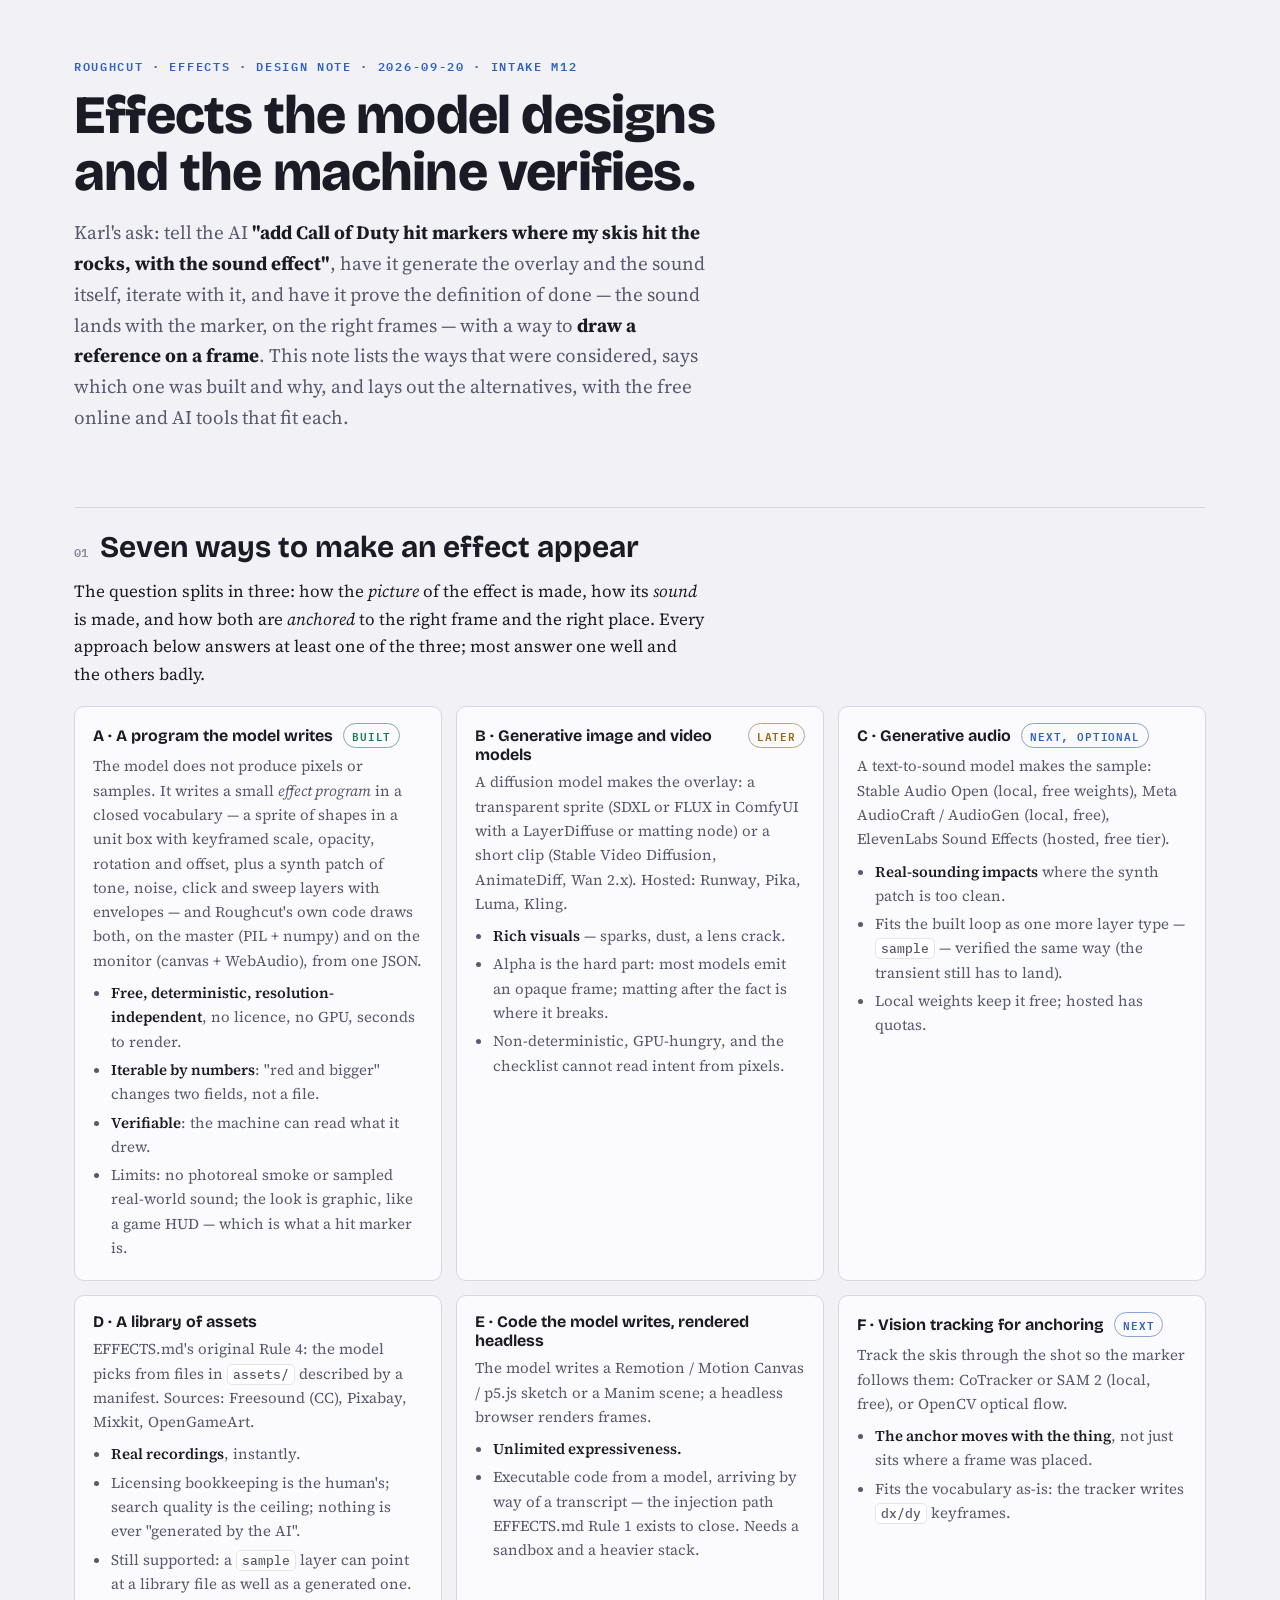
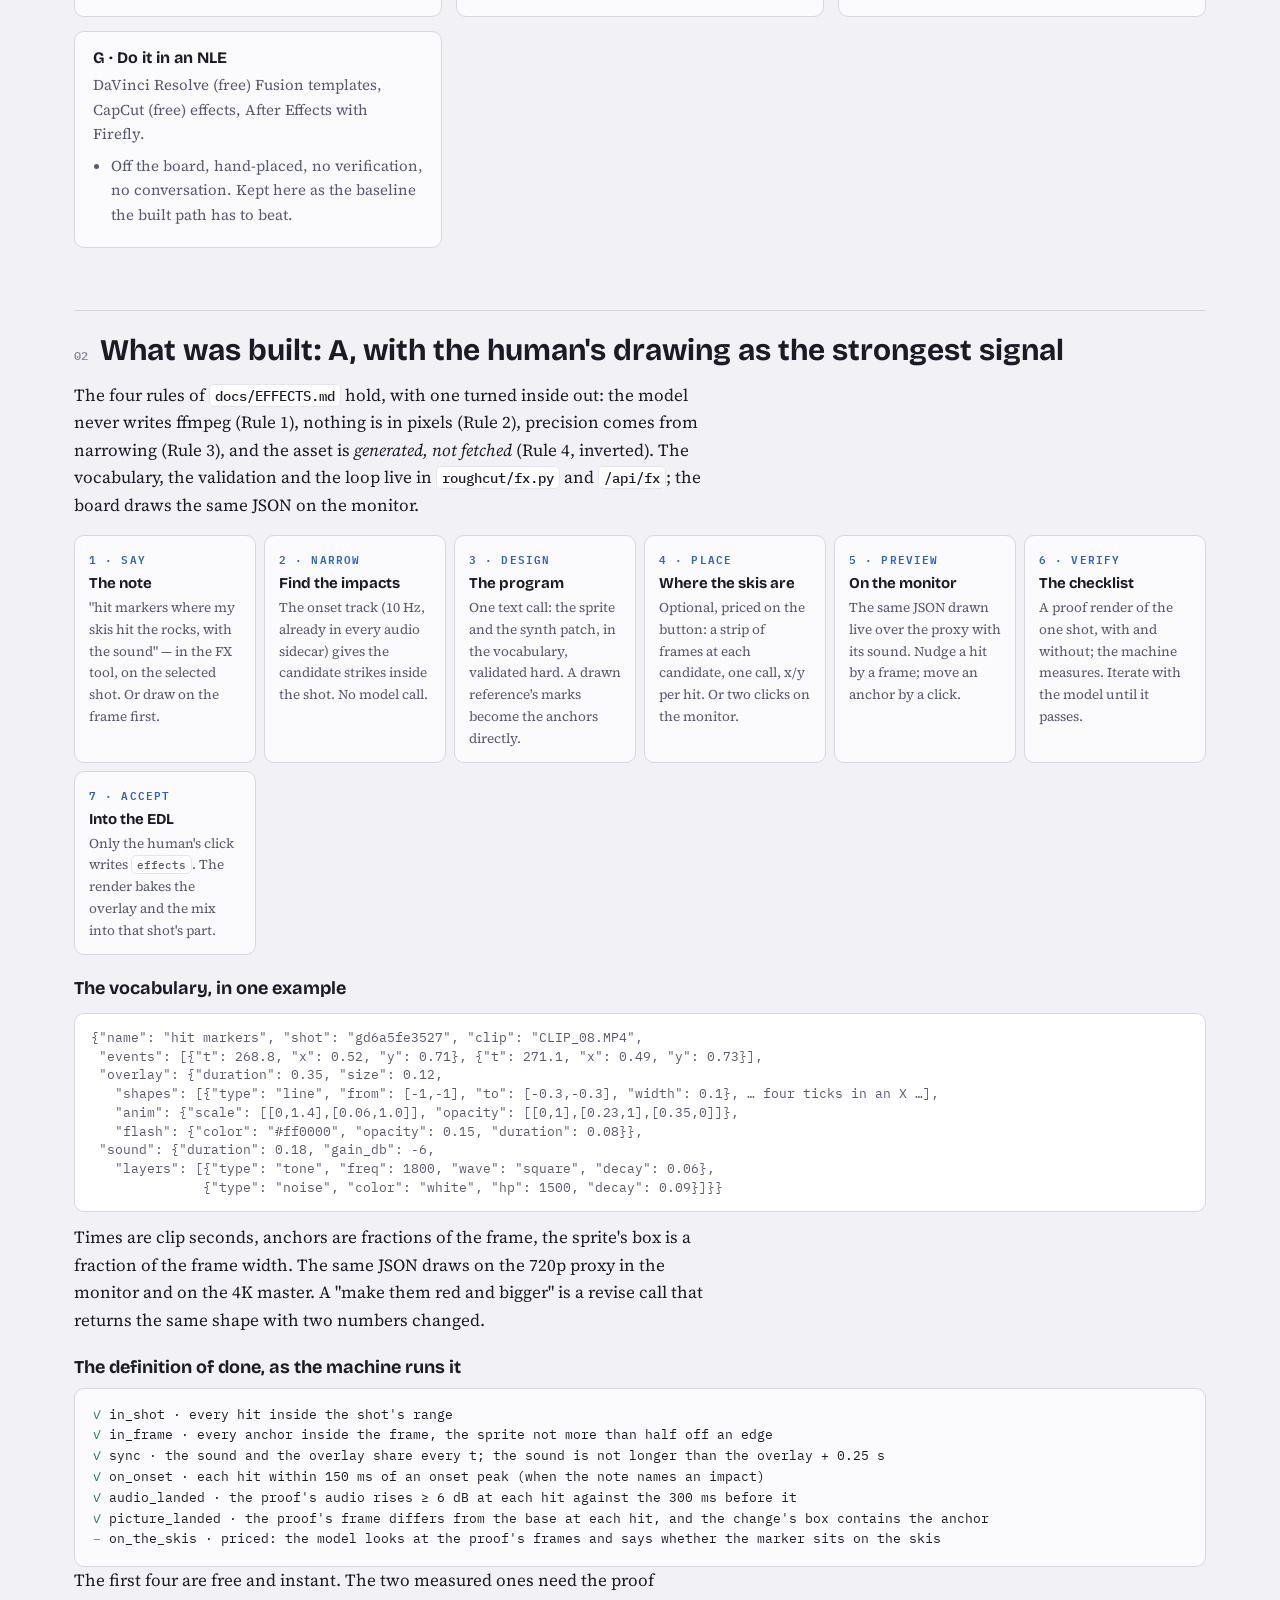
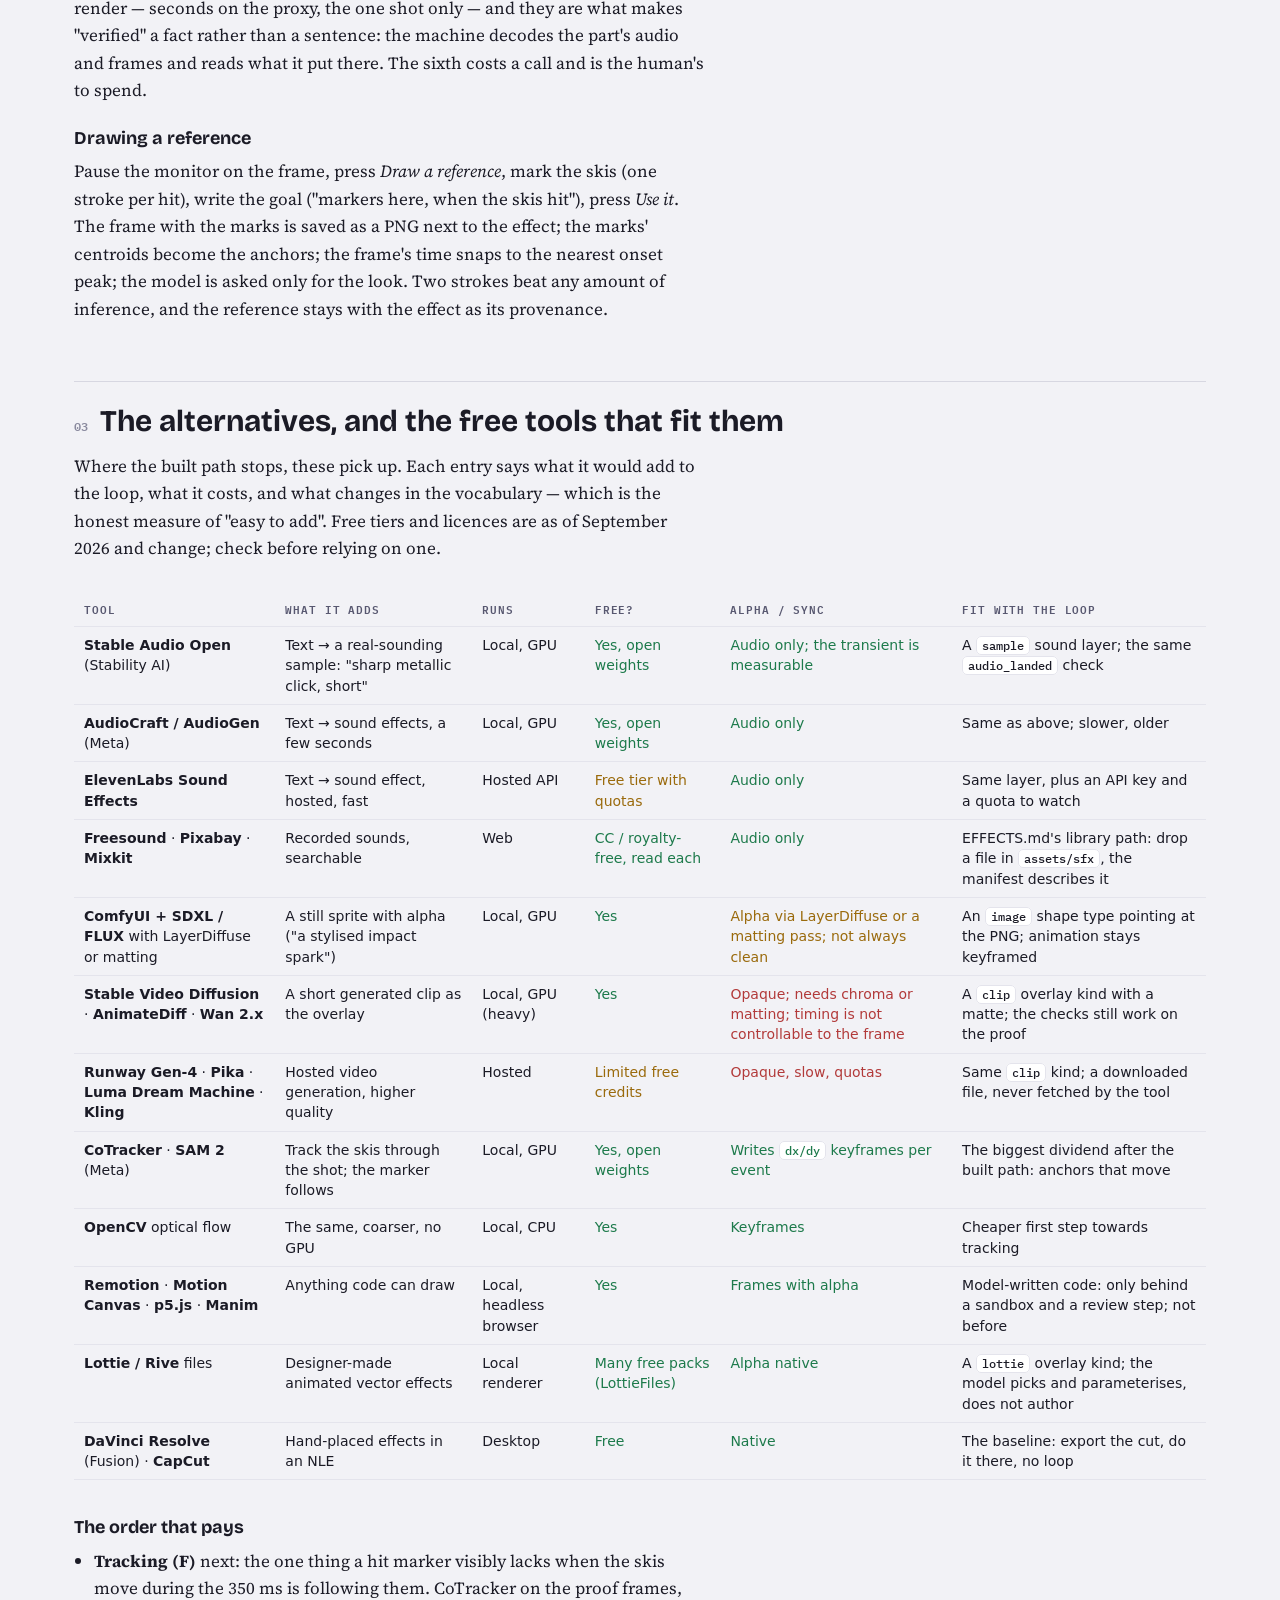
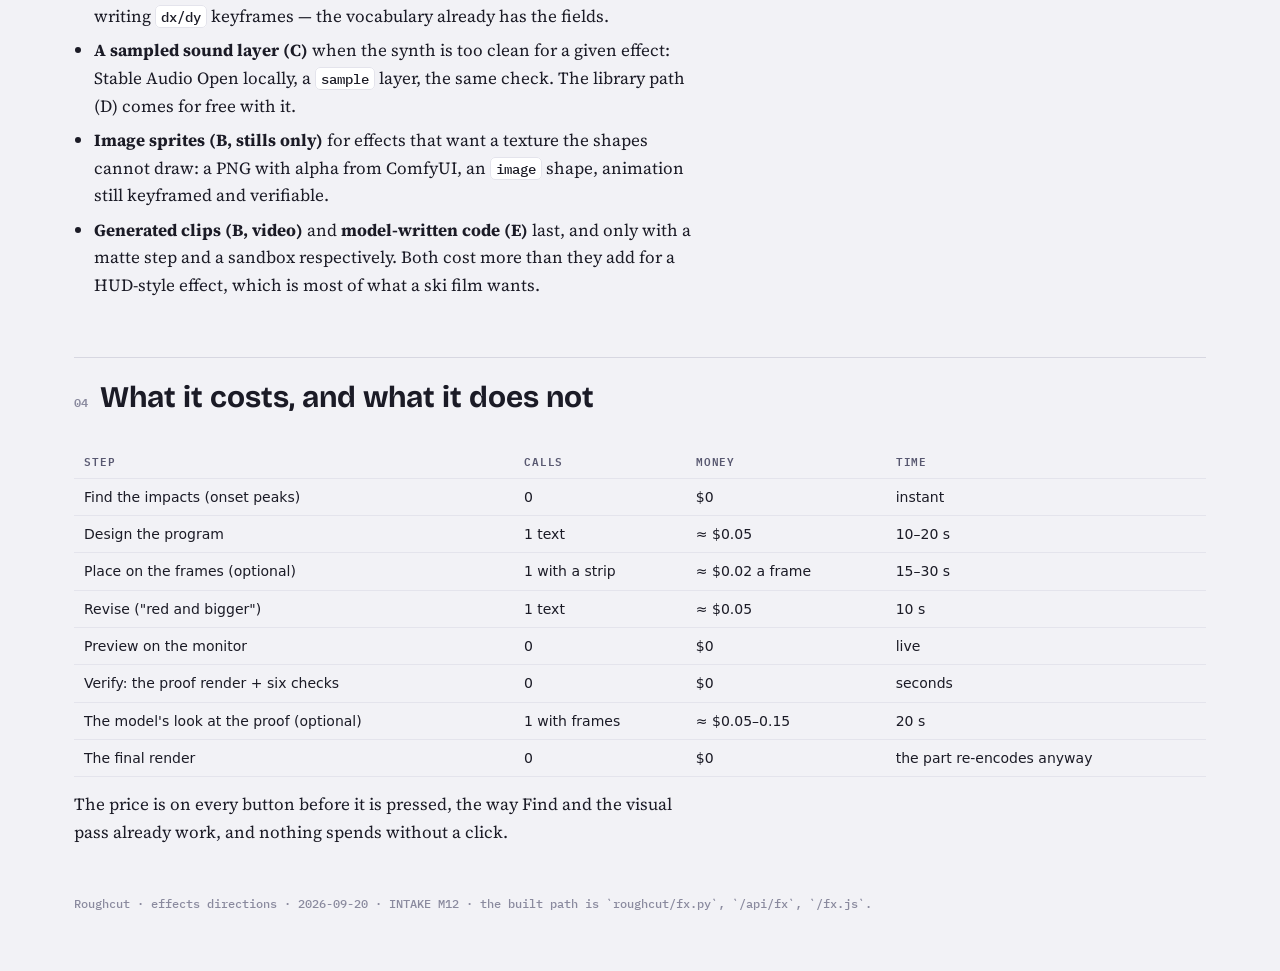
<file: docs/design/effects-directions.html>
<!doctype html>
<html lang="en">
<head>
<meta charset="utf-8">
<meta name="viewport" content="width=device-width, initial-scale=1">
<title>Effects Directions</title>
<link rel="stylesheet" href="https://fonts.googleapis.com/css2?family=Bricolage+Grotesque:opsz,wght@12..96,500;12..96,700;12..96,800&family=Source+Serif+4:opsz,ital,wght@8..60,0,400;8..60,0,600;8..60,1,400&family=IBM+Plex+Mono:wght@400;500;600&display=swap">
<style>
  :root {
    --bg: #0f1014; --surface: #171820; --surface2: #1e1f29; --line: #2b2c38; --line-soft: #22232d;
    --text: #e9e9f0; --dim: #9a9cae; --faint: #6c6e82;
    --accent: #6ea8fe; --amber: #e0b050; --good: #5ecf8b; --bad: #e06a6a;
    --serif: "Source Serif 4", Georgia, serif; --display: "Bricolage Grotesque", system-ui, sans-serif;
    --mono: "IBM Plex Mono", Consolas, monospace; --ui: ui-sans-serif, system-ui, sans-serif;
  }
  @media (prefers-color-scheme: light) {
    :root:not([data-theme="dark"]) {
      --bg: #f2f2f6; --surface: #fbfbfd; --surface2: #ffffff; --line: #d7d7e1; --line-soft: #e4e4ec;
      --text: #1b1b26; --dim: #585870; --faint: #8a8a9e; --accent: #2e63c4; --amber: #9a6a0c; --good: #1d7a4b; --bad: #b23a3a;
    }
  }
  * { box-sizing: border-box; }
  body { margin: 0; background: var(--bg); color: var(--text); font: 17px/1.62 var(--serif); }
  a { color: var(--accent); text-decoration: none; } a:hover { text-decoration: underline; }
  .wrap { max-width: 1180px; margin: 0 auto; padding-inline: 24px; }
  .prose { max-width: 70ch; }
  header.hero { padding: 56px 0 24px; }
  .eyebrow { font: 600 12px var(--mono); letter-spacing: .14em; text-transform: uppercase; color: var(--accent); }
  h1 { font: 800 clamp(32px, 4.8vw, 54px)/1.05 var(--display); letter-spacing: -.015em; margin: 12px 0 16px; text-wrap: balance; }
  .standfirst { font-size: 19px; color: var(--dim); max-width: 64ch; } .standfirst b { color: var(--text); }
  section { padding: 36px 0 8px; }
  .sec { display: flex; align-items: baseline; gap: 12px; border-top: 1px solid var(--line); padding-top: 16px; }
  .sec .no { font: 600 12px var(--mono); color: var(--faint); }
  h2 { font: 700 clamp(23px, 2.8vw, 30px)/1.15 var(--display); margin: 6px 0 14px; text-wrap: balance; }
  h3 { font: 700 18px/1.3 var(--display); margin: 22px 0 8px; }
  p { margin: 0 0 14px; }
  ul.tight { margin: 0 0 14px; padding-left: 20px; } ul.tight li { margin-bottom: 7px; }
  code { font: 500 .85em var(--mono); background: var(--surface2); border: 1px solid var(--line-soft); border-radius: 5px; padding: 1px 5px; }
  pre { font: 12.5px/1.5 var(--mono); background: var(--surface2); border: 1px solid var(--line); border-radius: 10px; padding: 14px 16px; overflow-x: auto; color: var(--dim); }
  pre b { color: var(--text); font-weight: 600; }
  .grid { display: grid; grid-template-columns: repeat(auto-fit, minmax(300px, 1fr)); gap: 14px; margin: 18px 0; }
  .card { background: var(--surface); border: 1px solid var(--line); border-radius: 10px; padding: 16px 18px; font-size: 15px; }
  .card h4 { margin: 0 0 6px; font: 700 16px var(--display); display: flex; gap: 10px; align-items: baseline; }
  .card h4 .tag { font: 600 10.5px var(--mono); letter-spacing: .08em; border-radius: 999px; padding: 2px 8px; border: 1px solid var(--line); color: var(--dim); }
  .card h4 .tag.built { border-color: color-mix(in srgb, var(--good) 45%, var(--line)); color: var(--good); }
  .card h4 .tag.next { border-color: color-mix(in srgb, var(--accent) 45%, var(--line)); color: var(--accent); }
  .card h4 .tag.later { border-color: color-mix(in srgb, var(--amber) 45%, var(--line)); color: var(--amber); }
  .card p { color: var(--dim); margin: 0 0 8px; }
  .card ul { margin: 0; padding-left: 18px; color: var(--dim); } .card li { margin-bottom: 4px; } .card li b { color: var(--text); font-weight: 600; }
  table { border-collapse: collapse; width: 100%; font: 14px/1.45 var(--ui); margin: 14px 0; }
  th, td { text-align: left; padding: 8px 10px; border-bottom: 1px solid var(--line-soft); vertical-align: top; }
  th { font: 600 11px var(--mono); letter-spacing: .08em; text-transform: uppercase; color: var(--dim); }
  td.y { color: var(--good); } td.n { color: var(--bad); } td.m { color: var(--amber); }
  .scroll { overflow-x: auto; }
  .flow { display: grid; grid-template-columns: repeat(auto-fit, minmax(170px, 1fr)); gap: 8px; margin: 16px 0; }
  .step { background: var(--surface); border: 1px solid var(--line); border-radius: 10px; padding: 12px 14px; font-size: 14px; }
  .step .n { font: 600 11px var(--mono); color: var(--accent); letter-spacing: .1em; }
  .step b { display: block; font: 700 15px var(--display); margin: 3px 0 5px; }
  .step p { color: var(--dim); margin: 0; font-size: 13.5px; }
  .check { font: 13px/1.6 var(--mono); }
  .check .ok { color: var(--good); } .check .skip { color: var(--faint); } .check .no { color: var(--bad); }
  footer { padding: 28px 0 60px; color: var(--faint); font: 500 12px var(--mono); }
</style>
</head>
<body>
<div class="wrap">
<header class="hero">
  <div class="eyebrow">Roughcut · effects · design note · 2026-09-20 · INTAKE M12</div>
  <h1>Effects the model designs and the machine verifies.</h1>
  <p class="standfirst">Karl's ask: tell the AI <b>"add Call of Duty hit markers where my skis hit the rocks, with the sound effect"</b>, have it generate the overlay and the sound itself, iterate with it, and have it prove the definition of done — the sound lands with the marker, on the right frames — with a way to <b>draw a reference on a frame</b>. This note lists the ways that were considered, says which one was built and why, and lays out the alternatives, with the free online and AI tools that fit each.</p>
</header>

<section id="ways">
  <div class="sec"><span class="no">01</span><h2>Seven ways to make an effect appear</h2></div>
  <p class="prose">The question splits in three: how the <em>picture</em> of the effect is made, how its <em>sound</em> is made, and how both are <em>anchored</em> to the right frame and the right place. Every approach below answers at least one of the three; most answer one well and the others badly.</p>
  <div class="grid">
    <div class="card"><h4>A · A program the model writes <span class="tag built">BUILT</span></h4>
      <p>The model does not produce pixels or samples. It writes a small <em>effect program</em> in a closed vocabulary — a sprite of shapes in a unit box with keyframed scale, opacity, rotation and offset, plus a synth patch of tone, noise, click and sweep layers with envelopes — and Roughcut's own code draws both, on the master (PIL + numpy) and on the monitor (canvas + WebAudio), from one JSON.</p>
      <ul><li><b>Free, deterministic, resolution-independent</b>, no licence, no GPU, seconds to render.</li><li><b>Iterable by numbers</b>: "red and bigger" changes two fields, not a file.</li><li><b>Verifiable</b>: the machine can read what it drew.</li><li>Limits: no photoreal smoke or sampled real-world sound; the look is graphic, like a game HUD — which is what a hit marker is.</li></ul></div>
    <div class="card"><h4>B · Generative image and video models <span class="tag later">LATER</span></h4>
      <p>A diffusion model makes the overlay: a transparent sprite (SDXL or FLUX in ComfyUI with a LayerDiffuse or matting node) or a short clip (Stable Video Diffusion, AnimateDiff, Wan 2.x). Hosted: Runway, Pika, Luma, Kling.</p>
      <ul><li><b>Rich visuals</b> — sparks, dust, a lens crack.</li><li>Alpha is the hard part: most models emit an opaque frame; matting after the fact is where it breaks.</li><li>Non-deterministic, GPU-hungry, and the checklist cannot read intent from pixels.</li></ul></div>
    <div class="card"><h4>C · Generative audio <span class="tag next">NEXT, OPTIONAL</span></h4>
      <p>A text-to-sound model makes the sample: Stable Audio Open (local, free weights), Meta AudioCraft / AudioGen (local, free), ElevenLabs Sound Effects (hosted, free tier).</p>
      <ul><li><b>Real-sounding impacts</b> where the synth patch is too clean.</li><li>Fits the built loop as one more layer type — <code>sample</code> — verified the same way (the transient still has to land).</li><li>Local weights keep it free; hosted has quotas.</li></ul></div>
    <div class="card"><h4>D · A library of assets</h4>
      <p>EFFECTS.md's original Rule 4: the model picks from files in <code>assets/</code> described by a manifest. Sources: Freesound (CC), Pixabay, Mixkit, OpenGameArt.</p>
      <ul><li><b>Real recordings</b>, instantly.</li><li>Licensing bookkeeping is the human's; search quality is the ceiling; nothing is ever "generated by the AI".</li><li>Still supported: a <code>sample</code> layer can point at a library file as well as a generated one.</li></ul></div>
    <div class="card"><h4>E · Code the model writes, rendered headless</h4>
      <p>The model writes a Remotion / Motion Canvas / p5.js sketch or a Manim scene; a headless browser renders frames.</p>
      <ul><li><b>Unlimited expressiveness.</b></li><li>Executable code from a model, arriving by way of a transcript — the injection path EFFECTS.md Rule 1 exists to close. Needs a sandbox and a heavier stack.</li></ul></div>
    <div class="card"><h4>F · Vision tracking for anchoring <span class="tag next">NEXT</span></h4>
      <p>Track the skis through the shot so the marker follows them: CoTracker or SAM 2 (local, free), or OpenCV optical flow.</p>
      <ul><li><b>The anchor moves with the thing</b>, not just sits where a frame was placed.</li><li>Fits the vocabulary as-is: the tracker writes <code>dx/dy</code> keyframes.</li></ul></div>
    <div class="card"><h4>G · Do it in an NLE</h4>
      <p>DaVinci Resolve (free) Fusion templates, CapCut (free) effects, After Effects with Firefly.</p>
      <ul><li>Off the board, hand-placed, no verification, no conversation. Kept here as the baseline the built path has to beat.</li></ul></div>
  </div>
</section>

<section id="built">
  <div class="sec"><span class="no">02</span><h2>What was built: A, with the human's drawing as the strongest signal</h2></div>
  <p class="prose">The four rules of <code>docs/EFFECTS.md</code> hold, with one turned inside out: the model never writes ffmpeg (Rule 1), nothing is in pixels (Rule 2), precision comes from narrowing (Rule 3), and the asset is <em>generated, not fetched</em> (Rule 4, inverted). The vocabulary, the validation and the loop live in <code>roughcut/fx.py</code> and <code>/api/fx</code>; the board draws the same JSON on the monitor.</p>
  <div class="flow">
    <div class="step"><span class="n">1 · SAY</span><b>The note</b><p>"hit markers where my skis hit the rocks, with the sound" — in the FX tool, on the selected shot. Or draw on the frame first.</p></div>
    <div class="step"><span class="n">2 · NARROW</span><b>Find the impacts</b><p>The onset track (10 Hz, already in every audio sidecar) gives the candidate strikes inside the shot. No model call.</p></div>
    <div class="step"><span class="n">3 · DESIGN</span><b>The program</b><p>One text call: the sprite and the synth patch, in the vocabulary, validated hard. A drawn reference's marks become the anchors directly.</p></div>
    <div class="step"><span class="n">4 · PLACE</span><b>Where the skis are</b><p>Optional, priced on the button: a strip of frames at each candidate, one call, x/y per hit. Or two clicks on the monitor.</p></div>
    <div class="step"><span class="n">5 · PREVIEW</span><b>On the monitor</b><p>The same JSON drawn live over the proxy with its sound. Nudge a hit by a frame; move an anchor by a click.</p></div>
    <div class="step"><span class="n">6 · VERIFY</span><b>The checklist</b><p>A proof render of the one shot, with and without; the machine measures. Iterate with the model until it passes.</p></div>
    <div class="step"><span class="n">7 · ACCEPT</span><b>Into the EDL</b><p>Only the human's click writes <code>effects</code>. The render bakes the overlay and the mix into that shot's part.</p></div>
  </div>
  <h3>The vocabulary, in one example</h3>
  <pre>{"name": "hit markers", "shot": "gd6a5fe3527", "clip": "CLIP_08.MP4",
 "events": [{"t": 268.8, "x": 0.52, "y": 0.71}, {"t": 271.1, "x": 0.49, "y": 0.73}],
 "overlay": {"duration": 0.35, "size": 0.12,
   "shapes": [{"type": "line", "from": [-1,-1], "to": [-0.3,-0.3], "width": 0.1}, … four ticks in an X …],
   "anim": {"scale": [[0,1.4],[0.06,1.0]], "opacity": [[0,1],[0.23,1],[0.35,0]]},
   "flash": {"color": "#ff0000", "opacity": 0.15, "duration": 0.08}},
 "sound": {"duration": 0.18, "gain_db": -6,
   "layers": [{"type": "tone", "freq": 1800, "wave": "square", "decay": 0.06},
              {"type": "noise", "color": "white", "hp": 1500, "decay": 0.09}]}}</pre>
  <p class="prose">Times are clip seconds, anchors are fractions of the frame, the sprite's box is a fraction of the frame width. The same JSON draws on the 720p proxy in the monitor and on the 4K master. A "make them red and bigger" is a revise call that returns the same shape with two numbers changed.</p>
  <h3>The definition of done, as the machine runs it</h3>
  <div class="check card">
    <div><span class="ok">✓</span> in_shot · every hit inside the shot's range</div>
    <div><span class="ok">✓</span> in_frame · every anchor inside the frame, the sprite not more than half off an edge</div>
    <div><span class="ok">✓</span> sync · the sound and the overlay share every t; the sound is not longer than the overlay + 0.25 s</div>
    <div><span class="ok">✓</span> on_onset · each hit within 150 ms of an onset peak (when the note names an impact)</div>
    <div><span class="ok">✓</span> audio_landed · the proof's audio rises ≥ 6 dB at each hit against the 300 ms before it</div>
    <div><span class="ok">✓</span> picture_landed · the proof's frame differs from the base at each hit, and the change's box contains the anchor</div>
    <div><span class="skip">–</span> on_the_skis · priced: the model looks at the proof's frames and says whether the marker sits on the skis</div>
  </div>
  <p class="prose">The first four are free and instant. The two measured ones need the proof render — seconds on the proxy, the one shot only — and they are what makes "verified" a fact rather than a sentence: the machine decodes the part's audio and frames and reads what it put there. The sixth costs a call and is the human's to spend.</p>
  <h3>Drawing a reference</h3>
  <p class="prose">Pause the monitor on the frame, press <em>Draw a reference</em>, mark the skis (one stroke per hit), write the goal ("markers here, when the skis hit"), press <em>Use it</em>. The frame with the marks is saved as a PNG next to the effect; the marks' centroids become the anchors; the frame's time snaps to the nearest onset peak; the model is asked only for the look. Two strokes beat any amount of inference, and the reference stays with the effect as its provenance.</p>
</section>

<section id="tools">
  <div class="sec"><span class="no">03</span><h2>The alternatives, and the free tools that fit them</h2></div>
  <p class="prose">Where the built path stops, these pick up. Each entry says what it would add to the loop, what it costs, and what changes in the vocabulary — which is the honest measure of "easy to add". Free tiers and licences are as of September 2026 and change; check before relying on one.</p>
  <div class="scroll"><table>
    <tr><th>Tool</th><th>What it adds</th><th>Runs</th><th>Free?</th><th>Alpha / sync</th><th>Fit with the loop</th></tr>
    <tr><td><b>Stable Audio Open</b> (Stability AI)</td><td>Text → a real-sounding sample: "sharp metallic click, short"</td><td>Local, GPU</td><td class="y">Yes, open weights</td><td class="y">Audio only; the transient is measurable</td><td>A <code>sample</code> sound layer; the same <code>audio_landed</code> check</td></tr>
    <tr><td><b>AudioCraft / AudioGen</b> (Meta)</td><td>Text → sound effects, a few seconds</td><td>Local, GPU</td><td class="y">Yes, open weights</td><td class="y">Audio only</td><td>Same as above; slower, older</td></tr>
    <tr><td><b>ElevenLabs Sound Effects</b></td><td>Text → sound effect, hosted, fast</td><td>Hosted API</td><td class="m">Free tier with quotas</td><td class="y">Audio only</td><td>Same layer, plus an API key and a quota to watch</td></tr>
    <tr><td><b>Freesound</b> · <b>Pixabay</b> · <b>Mixkit</b></td><td>Recorded sounds, searchable</td><td>Web</td><td class="y">CC / royalty-free, read each</td><td class="y">Audio only</td><td>EFFECTS.md's library path: drop a file in <code>assets/sfx</code>, the manifest describes it</td></tr>
    <tr><td><b>ComfyUI + SDXL / FLUX</b> with LayerDiffuse or matting</td><td>A still sprite with alpha ("a stylised impact spark")</td><td>Local, GPU</td><td class="y">Yes</td><td class="m">Alpha via LayerDiffuse or a matting pass; not always clean</td><td>An <code>image</code> shape type pointing at the PNG; animation stays keyframed</td></tr>
    <tr><td><b>Stable Video Diffusion</b> · <b>AnimateDiff</b> · <b>Wan 2.x</b></td><td>A short generated clip as the overlay</td><td>Local, GPU (heavy)</td><td class="y">Yes</td><td class="n">Opaque; needs chroma or matting; timing is not controllable to the frame</td><td>A <code>clip</code> overlay kind with a matte; the checks still work on the proof</td></tr>
    <tr><td><b>Runway Gen-4</b> · <b>Pika</b> · <b>Luma Dream Machine</b> · <b>Kling</b></td><td>Hosted video generation, higher quality</td><td>Hosted</td><td class="m">Limited free credits</td><td class="n">Opaque, slow, quotas</td><td>Same <code>clip</code> kind; a downloaded file, never fetched by the tool</td></tr>
    <tr><td><b>CoTracker</b> · <b>SAM 2</b> (Meta)</td><td>Track the skis through the shot; the marker follows</td><td>Local, GPU</td><td class="y">Yes, open weights</td><td class="y">Writes <code>dx/dy</code> keyframes per event</td><td>The biggest dividend after the built path: anchors that move</td></tr>
    <tr><td><b>OpenCV</b> optical flow</td><td>The same, coarser, no GPU</td><td>Local, CPU</td><td class="y">Yes</td><td class="y">Keyframes</td><td>Cheaper first step towards tracking</td></tr>
    <tr><td><b>Remotion</b> · <b>Motion Canvas</b> · <b>p5.js</b> · <b>Manim</b></td><td>Anything code can draw</td><td>Local, headless browser</td><td class="y">Yes</td><td class="y">Frames with alpha</td><td>Model-written code: only behind a sandbox and a review step; not before</td></tr>
    <tr><td><b>Lottie / Rive</b> files</td><td>Designer-made animated vector effects</td><td>Local renderer</td><td class="y">Many free packs (LottieFiles)</td><td class="y">Alpha native</td><td>A <code>lottie</code> overlay kind; the model picks and parameterises, does not author</td></tr>
    <tr><td><b>DaVinci Resolve</b> (Fusion) · <b>CapCut</b></td><td>Hand-placed effects in an NLE</td><td>Desktop</td><td class="y">Free</td><td class="y">Native</td><td>The baseline: export the cut, do it there, no loop</td></tr>
  </table></div>
  <h3>The order that pays</h3>
  <ul class="tight prose">
    <li><b>Tracking (F)</b> next: the one thing a hit marker visibly lacks when the skis move during the 350 ms is following them. CoTracker on the proof frames, writing <code>dx/dy</code> keyframes — the vocabulary already has the fields.</li>
    <li><b>A sampled sound layer (C)</b> when the synth is too clean for a given effect: Stable Audio Open locally, a <code>sample</code> layer, the same check. The library path (D) comes for free with it.</li>
    <li><b>Image sprites (B, stills only)</b> for effects that want a texture the shapes cannot draw: a PNG with alpha from ComfyUI, an <code>image</code> shape, animation still keyframed and verifiable.</li>
    <li><b>Generated clips (B, video)</b> and <b>model-written code (E)</b> last, and only with a matte step and a sandbox respectively. Both cost more than they add for a HUD-style effect, which is most of what a ski film wants.</li>
  </ul>
</section>

<section id="costs">
  <div class="sec"><span class="no">04</span><h2>What it costs, and what it does not</h2></div>
  <div class="scroll"><table>
    <tr><th>Step</th><th>Calls</th><th>Money</th><th>Time</th></tr>
    <tr><td>Find the impacts (onset peaks)</td><td>0</td><td>$0</td><td>instant</td></tr>
    <tr><td>Design the program</td><td>1 text</td><td>≈ $0.05</td><td>10–20 s</td></tr>
    <tr><td>Place on the frames (optional)</td><td>1 with a strip</td><td>≈ $0.02 a frame</td><td>15–30 s</td></tr>
    <tr><td>Revise ("red and bigger")</td><td>1 text</td><td>≈ $0.05</td><td>10 s</td></tr>
    <tr><td>Preview on the monitor</td><td>0</td><td>$0</td><td>live</td></tr>
    <tr><td>Verify: the proof render + six checks</td><td>0</td><td>$0</td><td>seconds</td></tr>
    <tr><td>The model's look at the proof (optional)</td><td>1 with frames</td><td>≈ $0.05–0.15</td><td>20 s</td></tr>
    <tr><td>The final render</td><td>0</td><td>$0</td><td>the part re-encodes anyway</td></tr>
  </table></div>
  <p class="prose">The price is on every button before it is pressed, the way Find and the visual pass already work, and nothing spends without a click.</p>
</section>

<footer>Roughcut · effects directions · 2026-09-20 · INTAKE M12 · the built path is `roughcut/fx.py`, `/api/fx`, `/fx.js`.</footer>
</div>
</body>
</html>
</file>
